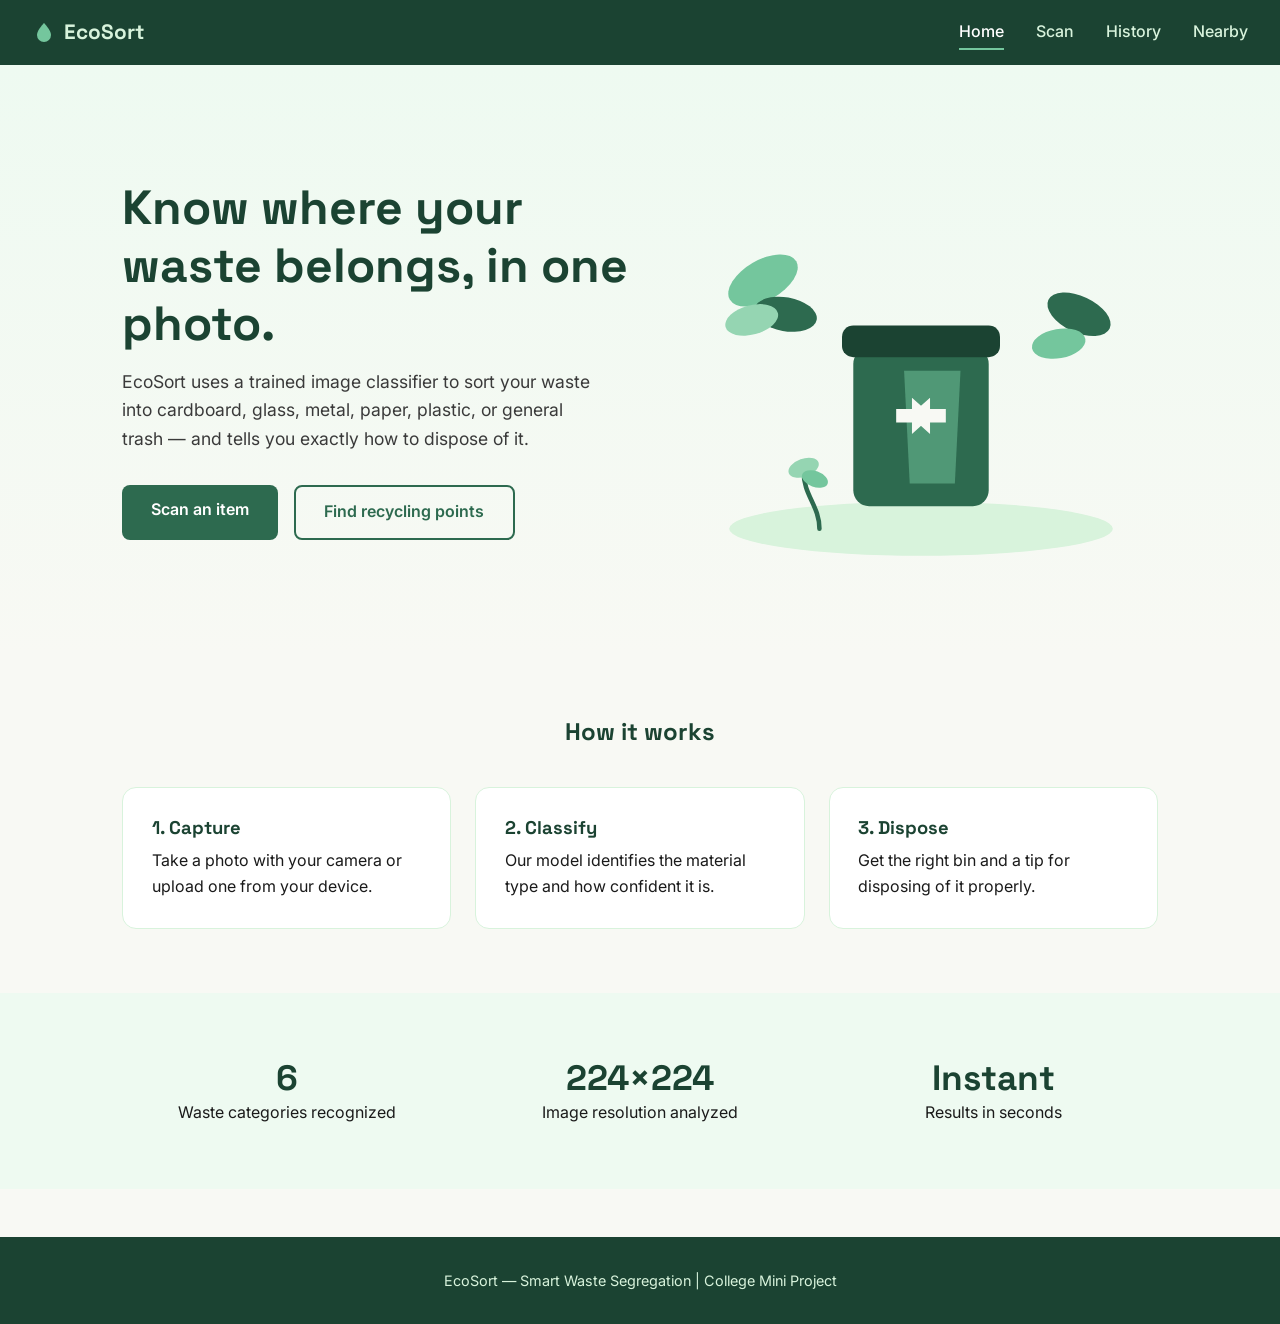
<file: frontend/index.html>
<!DOCTYPE html>
<html lang="en">
<head>
<meta charset="UTF-8">
<meta name="viewport" content="width=device-width, initial-scale=1.0">
<title>EcoSort — Smart Waste Segregation</title>
<link rel="preconnect" href="https://fonts.googleapis.com">
<link href="https://fonts.googleapis.com/css2?family=Inter:wght@400;500;600&family=Space+Grotesk:wght@500;600;700&display=swap" rel="stylesheet">
<link rel="stylesheet" href="style.css">
</head>
<body>

<nav class="navbar">
  <div class="logo">
    <svg width="24" height="24" viewBox="0 0 24 24" fill="none">
      <path d="M12 2C12 2 5 9 5 14a7 7 0 0 0 14 0c0-5-7-12-7-12z" fill="#74c69d"/>
    </svg>
    EcoSort
  </div>
  <button class="nav-toggle" id="navToggle">☰</button>
  <ul class="nav-links" id="navLinks">
    <li><a href="index.html" class="active">Home</a></li>
    <li><a href="scan.html">Scan</a></li>
    <li><a href="history.html">History</a></li>
    <li><a href="nearby.html">Nearby</a></li>
  </ul>
</nav>

<section class="hero">
  <div class="container">
    <div class="hero-text">
      <h1>Know where your waste belongs, in one photo.</h1>
      <p>EcoSort uses a trained image classifier to sort your waste into cardboard, glass, metal, paper, plastic, or general trash — and tells you exactly how to dispose of it.</p>
      <div class="hero-actions">
        <a href="scan.html" class="btn btn-primary">Scan an item</a>
        <a href="nearby.html" class="btn btn-outline">Find recycling points</a>
      </div>
    </div>
    <div class="hero-visual">
      <svg viewBox="0 0 420 380" xmlns="http://www.w3.org/2000/svg">
        <!-- Ground blob -->
        <ellipse cx="210" cy="340" rx="170" ry="24" fill="#d8f3dc"/>
        <!-- Recycling bin -->
        <rect x="150" y="180" width="120" height="140" rx="14" fill="#2d6a4f"/>
        <rect x="140" y="160" width="140" height="28" rx="10" fill="#1b4332"/>
        <path d="M195 200 L245 200 L240 300 L200 300 Z" fill="#74c69d" opacity="0.5"/>
        <!-- Recycling arrows symbol -->
        <g transform="translate(210,240)">
          <path d="M-22 -6 L-8 -6 L-8 -16 L10 0 L-8 16 L-8 6 L-22 6 Z" fill="#f8f9f4"/>
          <path d="M22 6 L8 6 L8 16 L-10 0 L8 -16 L8 -6 L22 -6 Z" fill="#f8f9f4"/>
        </g>
        <!-- Leaves cluster left -->
        <g transform="translate(70,120)">
          <ellipse cx="0" cy="0" rx="34" ry="18" fill="#74c69d" transform="rotate(-30)"/>
          <ellipse cx="20" cy="30" rx="28" ry="15" fill="#2d6a4f" transform="rotate(10 20 30)"/>
          <ellipse cx="-10" cy="35" rx="24" ry="13" fill="#95d5b2" transform="rotate(-15 -10 35)"/>
        </g>
        <!-- Leaves cluster right -->
        <g transform="translate(350,150)">
          <ellipse cx="0" cy="0" rx="30" ry="16" fill="#2d6a4f" transform="rotate(25)"/>
          <ellipse cx="-18" cy="26" rx="24" ry="13" fill="#74c69d" transform="rotate(-10 -18 26)"/>
        </g>
        <!-- Small sprout beside bin -->
        <g transform="translate(120,300)">
          <path d="M0 40 C0 20 -14 10 -14 -10" stroke="#2d6a4f" stroke-width="4" fill="none" stroke-linecap="round"/>
          <ellipse cx="-14" cy="-14" rx="14" ry="8" fill="#95d5b2" transform="rotate(-20 -14 -14)"/>
          <ellipse cx="-4" cy="-4" rx="12" ry="7" fill="#74c69d" transform="rotate(20 -4 -4)"/>
        </g>
      </svg>
    </div>
  </div>
</section>

<section>
  <div class="container">
    <h2 style="text-align:center; margin-bottom: 2.5rem;">How it works</h2>
    <div class="grid-3">
      <div class="card">
        <h3 style="font-size:1.15rem; margin-bottom:0.6rem;">1. Capture</h3>
        <p>Take a photo with your camera or upload one from your device.</p>
      </div>
      <div class="card">
        <h3 style="font-size:1.15rem; margin-bottom:0.6rem;">2. Classify</h3>
        <p>Our model identifies the material type and how confident it is.</p>
      </div>
      <div class="card">
        <h3 style="font-size:1.15rem; margin-bottom:0.6rem;">3. Dispose</h3>
        <p>Get the right bin and a tip for disposing of it properly.</p>
      </div>
    </div>
  </div>
</section>

<section style="background: var(--mint-soft);">
  <div class="container grid-3" style="text-align:center;">
    <div>
      <h2 style="font-size:2.2rem;">6</h2>
      <p>Waste categories recognized</p>
    </div>
    <div>
      <h2 style="font-size:2.2rem;">224×224</h2>
      <p>Image resolution analyzed</p>
    </div>
    <div>
      <h2 style="font-size:2.2rem;">Instant</h2>
      <p>Results in seconds</p>
    </div>
  </div>
</section>

<footer>
  <p>EcoSort — Smart Waste Segregation | College Mini Project</p>
</footer>

<script>
  document.getElementById('navToggle').addEventListener('click', () => {
    document.getElementById('navLinks').classList.toggle('open');
  });
</script>

</body>
</html>
</file>
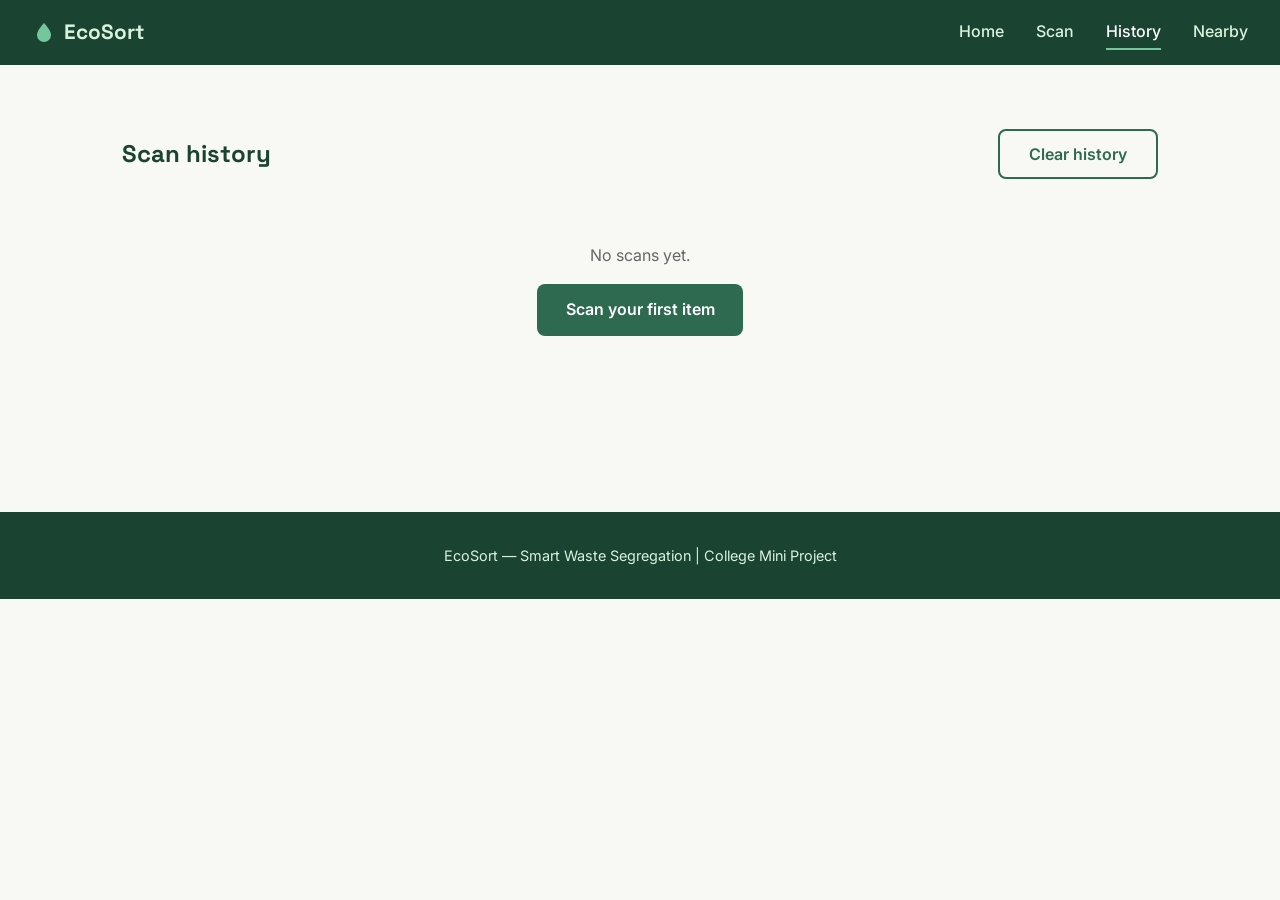
<file: frontend/history.html>
<!DOCTYPE html>
<html lang="en">
<head>
<meta charset="UTF-8">
<meta name="viewport" content="width=device-width, initial-scale=1.0">
<title>History — EcoSort</title>
<link rel="preconnect" href="https://fonts.googleapis.com">
<link href="https://fonts.googleapis.com/css2?family=Inter:wght@400;500;600&family=Space+Grotesk:wght@500;600;700&display=swap" rel="stylesheet">
<link rel="stylesheet" href="style.css">
<style>
  .history-grid { display: grid; grid-template-columns: repeat(auto-fill, minmax(240px, 1fr)); gap: 1.5rem; margin-top: 1.5rem; }
  .hist-card img { width: 100%; height: 150px; object-fit: cover; border-radius: 10px; margin-bottom: 0.8rem; }
  .hist-badge { display:inline-block; background: var(--mint); color: var(--forest); padding: 0.25rem 0.7rem; border-radius: 16px; font-size: 0.8rem; font-weight: 600; margin-bottom: 0.5rem; }
  .hist-meta { font-size: 0.82rem; color: #666; margin-top: 0.4rem; }
  .empty-state { text-align: center; padding: 4rem 1rem; color: #666; }
  .top-actions { display:flex; justify-content: space-between; align-items:center; flex-wrap: wrap; gap: 1rem; }
</style>
</head>
<body>

<nav class="navbar">
  <div class="logo">
    <svg width="24" height="24" viewBox="0 0 24 24" fill="none"><path d="M12 2C12 2 5 9 5 14a7 7 0 0 0 14 0c0-5-7-12-7-12z" fill="#74c69d"/></svg>
    EcoSort
  </div>
  <button class="nav-toggle" id="navToggle">☰</button>
  <ul class="nav-links" id="navLinks">
    <li><a href="index.html">Home</a></li>
    <li><a href="scan.html">Scan</a></li>
    <li><a href="history.html" class="active">History</a></li>
    <li><a href="nearby.html">Nearby</a></li>
  </ul>
</nav>

<section>
  <div class="container">
    <div class="top-actions">
      <h1>Scan history</h1>
      <button class="btn btn-outline" id="clearBtn">Clear history</button>
    </div>
    <div id="historyContainer"></div>
  </div>
</section>

<footer><p>EcoSort — Smart Waste Segregation | College Mini Project</p></footer>

<script>
document.getElementById('navToggle').addEventListener('click', () => {
  document.getElementById('navLinks').classList.toggle('open');
});

function loadHistory() {
  const container = document.getElementById('historyContainer');
  const history = JSON.parse(localStorage.getItem('ecosort_history') || '[]');

  if (history.length === 0) {
    container.innerHTML = `
      <div class="empty-state">
        <p>No scans yet.</p>
        <p><a href="scan.html" class="btn btn-primary" style="margin-top:1rem; display:inline-block;">Scan your first item</a></p>
      </div>`;
    return;
  }

  const grid = document.createElement('div');
  grid.className = 'history-grid';

  history.forEach((item) => {
    const card = document.createElement('div');
    card.className = 'card hist-card';
    const date = new Date(item.timestamp);
    card.innerHTML = `
      <img src="${item.image}" alt="${item.class}">
      <span class="hist-badge">${item.class.toUpperCase()}</span>
      <p>${Math.round(item.confidence * 100)}% confidence</p>
      <p class="hist-meta">${item.bin}</p>
      <p class="hist-meta">${date.toLocaleDateString()} ${date.toLocaleTimeString([], {hour:'2-digit', minute:'2-digit'})}</p>
    `;
    grid.appendChild(card);
  });

  container.innerHTML = '';
  container.appendChild(grid);
}

document.getElementById('clearBtn').addEventListener('click', () => {
  if (confirm('Clear all scan history? This cannot be undone.')) {
    localStorage.removeItem('ecosort_history');
    loadHistory();
  }
});

loadHistory();
</script>

</body>
</html>
</file>
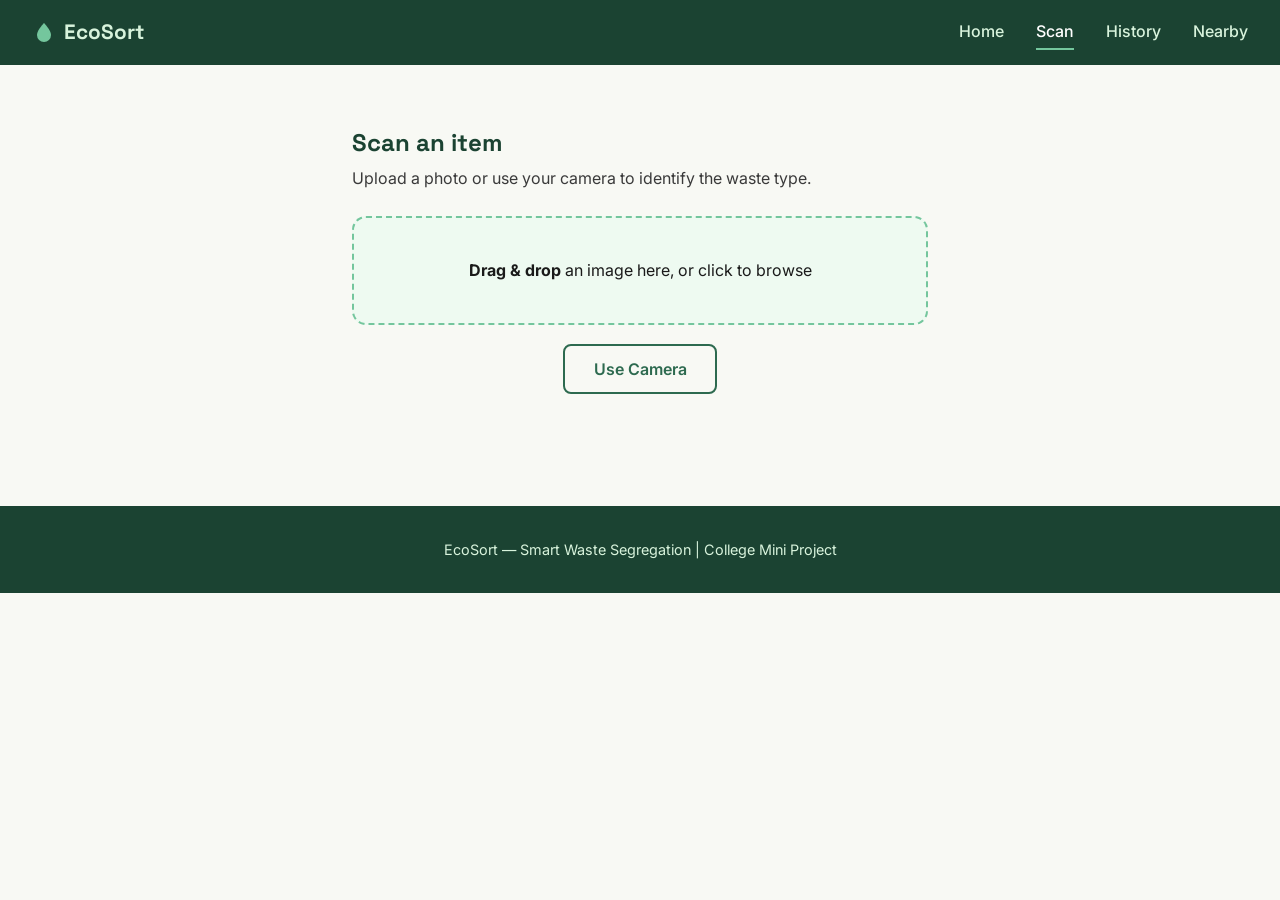
<file: frontend/scan.html>
<!DOCTYPE html>
<html lang="en">
<head>
<meta charset="UTF-8">
<meta name="viewport" content="width=device-width, initial-scale=1.0">
<title>Scan — EcoSort</title>
<link rel="preconnect" href="https://fonts.googleapis.com">
<link href="https://fonts.googleapis.com/css2?family=Inter:wght@400;500;600&family=Space+Grotesk:wght@500;600;700&display=swap" rel="stylesheet">
<link rel="stylesheet" href="style.css">
<style>
  .scan-wrap { max-width: 640px; margin: 0 auto; }
  .drop-zone {
    border: 2px dashed var(--sage);
    border-radius: 14px;
    padding: 2.5rem;
    text-align: center;
    background: var(--mint-soft);
    cursor: pointer;
    transition: background 0.2s ease;
  }
  .drop-zone.dragover { background: var(--mint); }
  .scan-actions { display: flex; gap: 1rem; justify-content: center; margin-top: 1.2rem; flex-wrap: wrap; }
  #previewImg { max-height: 320px; border-radius: 12px; margin: 1.5rem auto; border: 1px solid var(--mint); }
  #videoPreview { max-height: 320px; border-radius: 12px; margin: 1rem auto; display: none; }
  .result-card { margin-top: 2rem; display: none; }
  .conf-bar-bg { background: var(--mint); border-radius: 8px; height: 14px; overflow: hidden; margin: 0.4rem 0 1.2rem; }
  .conf-bar-fill { background: var(--moss); height: 100%; border-radius: 8px; transition: width 0.4s ease; }
  .prob-row { display: flex; justify-content: space-between; font-size: 0.9rem; padding: 0.3rem 0; border-bottom: 1px solid var(--mint); }
  .badge { display: inline-block; background: var(--mint); color: var(--forest); padding: 0.3rem 0.8rem; border-radius: 20px; font-weight: 600; font-size: 0.85rem; }
  .loader { display:none; text-align:center; padding: 1.5rem; color: var(--moss); font-weight: 600; }
  .error-msg { display:none; background:#fde2e2; color:#9b1c1c; padding: 0.9rem 1.2rem; border-radius: 10px; margin-top: 1rem; }
</style>
</head>
<body>

<nav class="navbar">
  <div class="logo">
    <svg width="24" height="24" viewBox="0 0 24 24" fill="none"><path d="M12 2C12 2 5 9 5 14a7 7 0 0 0 14 0c0-5-7-12-7-12z" fill="#74c69d"/></svg>
    EcoSort
  </div>
  <button class="nav-toggle" id="navToggle">☰</button>
  <ul class="nav-links" id="navLinks">
    <li><a href="index.html">Home</a></li>
    <li><a href="scan.html" class="active">Scan</a></li>
    <li><a href="history.html">History</a></li>
    <li><a href="nearby.html">Nearby</a></li>
  </ul>
</nav>

<section>
  <div class="container scan-wrap">
    <h1 style="margin-bottom:0.5rem;">Scan an item</h1>
    <p style="margin-bottom:1.5rem; color:#3a3a3a;">Upload a photo or use your camera to identify the waste type.</p>

    <div class="drop-zone" id="dropZone">
      <p><strong>Drag & drop</strong> an image here, or click to browse</p>
      <input type="file" id="fileInput" accept="image/*" hidden>
    </div>

    <video id="videoPreview" autoplay playsinline></video>
    <canvas id="captureCanvas" hidden></canvas>

    <div class="scan-actions">
      <button class="btn btn-outline" id="cameraBtn">Use Camera</button>
      <button class="btn btn-primary" id="captureBtn" style="display:none;">Capture Photo</button>
    </div>

    <img id="previewImg" style="display:none;">

    <div class="scan-actions" id="submitActions" style="display:none;">
      <button class="btn btn-primary" id="submitBtn">Identify Waste</button>
      <button class="btn btn-outline" id="resetBtn">Reset</button>
    </div>

    <div class="loader" id="loader">Analyzing image...</div>
    <div class="error-msg" id="errorMsg"></div>

    <div class="card result-card" id="resultCard">
      <span class="badge" id="resultBadge"></span>
      <h3 style="margin-top:0.8rem;">Confidence</h3>
      <div class="conf-bar-bg"><div class="conf-bar-fill" id="confBar" style="width:0%;"></div></div>
      <p id="confText" style="margin-bottom:1rem; font-weight:600;"></p>

      <h3 style="margin-bottom:0.5rem;">Disposal guidance</h3>
      <p><strong>Bin:</strong> <span id="binText"></span></p>
      <p style="margin-bottom:1rem;"><strong>Tip:</strong> <span id="tipText"></span></p>

      <h3 style="margin-bottom:0.5rem;">Full breakdown</h3>
      <div id="probList"></div>
    </div>
  </div>
</section>

<footer><p>EcoSort — Smart Waste Segregation | College Mini Project</p></footer>

<script>
document.getElementById('navToggle').addEventListener('click', () => {
  document.getElementById('navLinks').classList.toggle('open');
});

const API_URL = "http://127.0.0.1:5000/predict";

const dropZone = document.getElementById('dropZone');
const fileInput = document.getElementById('fileInput');
const previewImg = document.getElementById('previewImg');
const submitActions = document.getElementById('submitActions');
const submitBtn = document.getElementById('submitBtn');
const resetBtn = document.getElementById('resetBtn');
const cameraBtn = document.getElementById('cameraBtn');
const captureBtn = document.getElementById('captureBtn');
const videoPreview = document.getElementById('videoPreview');
const captureCanvas = document.getElementById('captureCanvas');
const loader = document.getElementById('loader');
const errorMsg = document.getElementById('errorMsg');
const resultCard = document.getElementById('resultCard');

let currentBlob = null;
let stream = null;

// --- Drag & drop / click upload ---
dropZone.addEventListener('click', () => fileInput.click());
dropZone.addEventListener('dragover', (e) => { e.preventDefault(); dropZone.classList.add('dragover'); });
dropZone.addEventListener('dragleave', () => dropZone.classList.remove('dragover'));
dropZone.addEventListener('drop', (e) => {
  e.preventDefault();
  dropZone.classList.remove('dragover');
  if (e.dataTransfer.files.length) handleFile(e.dataTransfer.files[0]);
});
fileInput.addEventListener('change', (e) => {
  if (e.target.files.length) handleFile(e.target.files[0]);
});

function handleFile(file) {
  if (!file.type.startsWith('image/')) return showError('Please select a valid image file.');
  currentBlob = file;
  const url = URL.createObjectURL(file);
  previewImg.src = url;
  previewImg.style.display = 'block';
  submitActions.style.display = 'flex';
  resultCard.style.display = 'none';
  errorMsg.style.display = 'none';
}

// --- Camera ---
cameraBtn.addEventListener('click', async () => {
  try {
    stream = await navigator.mediaDevices.getUserMedia({ video: { facingMode: 'environment' } });
    videoPreview.srcObject = stream;
    videoPreview.style.display = 'block';
    captureBtn.style.display = 'inline-block';
    cameraBtn.style.display = 'none';
    dropZone.style.display = 'none';
  } catch (err) {
    showError('Camera access denied or unavailable. Try uploading an image instead.');
  }
});

captureBtn.addEventListener('click', () => {
  const ctx = captureCanvas.getContext('2d');
  captureCanvas.width = videoPreview.videoWidth;
  captureCanvas.height = videoPreview.videoHeight;
  ctx.drawImage(videoPreview, 0, 0);
  captureCanvas.toBlob((blob) => {
    currentBlob = blob;
    previewImg.src = URL.createObjectURL(blob);
    previewImg.style.display = 'block';
    submitActions.style.display = 'flex';
    stopCamera();
  }, 'image/jpeg', 0.9);
});

function stopCamera() {
  if (stream) stream.getTracks().forEach(t => t.stop());
  videoPreview.style.display = 'none';
  captureBtn.style.display = 'none';
  cameraBtn.style.display = 'inline-block';
  dropZone.style.display = 'block';
}

// --- Submit to backend ---
submitBtn.addEventListener('click', async () => {
  if (!currentBlob) return;
  loader.style.display = 'block';
  resultCard.style.display = 'none';
  errorMsg.style.display = 'none';

  const formData = new FormData();
  formData.append('image', currentBlob, 'scan.jpg');

  try {
    const res = await fetch(API_URL, { method: 'POST', body: formData });
    const data = await res.json();
    loader.style.display = 'none';

    if (!res.ok || !data.success) {
      return showError(data.error || 'Prediction failed. Please try again.');
    }
    renderResult(data);
    saveToHistory(data, previewImg.src);
  } catch (err) {
    loader.style.display = 'none';
    showError('Could not reach the server. Make sure the backend is running on port 5000.');
  }
});

function renderResult(data) {
  document.getElementById('resultBadge').textContent = data.predicted_class.toUpperCase();
  const pct = Math.round(data.confidence * 100);
  document.getElementById('confBar').style.width = pct + '%';
  document.getElementById('confText').textContent = pct + '% confident';
  document.getElementById('binText').textContent = data.disposal.bin || '—';
  document.getElementById('tipText').textContent = data.disposal.tip || '—';

  const probList = document.getElementById('probList');
  probList.innerHTML = '';
  Object.entries(data.probabilities)
    .sort((a, b) => b[1] - a[1])
    .forEach(([label, val]) => {
      const row = document.createElement('div');
      row.className = 'prob-row';
      row.innerHTML = `<span>${label}</span><span>${Math.round(val * 100)}%</span>`;
      probList.appendChild(row);
    });

  resultCard.style.display = 'block';
}

function showError(msg) {
  errorMsg.textContent = msg;
  errorMsg.style.display = 'block';
}

// --- Save to localStorage history ---
function saveToHistory(data, imageDataUrl) {
  const history = JSON.parse(localStorage.getItem('ecosort_history') || '[]');
  history.unshift({
    class: data.predicted_class,
    confidence: data.confidence,
    bin: data.disposal.bin,
    tip: data.disposal.tip,
    image: imageDataUrl,
    timestamp: new Date().toISOString()
  });
  localStorage.setItem('ecosort_history', JSON.stringify(history.slice(0, 50)));
}

resetBtn.addEventListener('click', () => {
  currentBlob = null;
  previewImg.style.display = 'none';
  submitActions.style.display = 'none';
  resultCard.style.display = 'none';
  errorMsg.style.display = 'none';
  fileInput.value = '';
});
</script>

</body>
</html>
</file>
<file: frontend/style.css>
/* ===== Reset & Base ===== */
* { margin: 0; padding: 0; box-sizing: border-box; }

:root {
  --forest: #1b4332;
  --moss: #2d6a4f;
  --sage: #74c69d;
  --mint: #d8f3dc;
  --mint-soft: #eefaf1;
  --offwhite: #f8f9f4;
  --charcoal: #1a1a1a;
  --soil: #6f4e37;
}

body {
  font-family: 'Inter', sans-serif;
  background: var(--offwhite);
  color: var(--charcoal);
  line-height: 1.6;
}

h1, h2, h3 {
  font-family: 'Space Grotesk', sans-serif;
  color: var(--forest);
  line-height: 1.2;
}

a { text-decoration: none; color: inherit; }
ul { list-style: none; }
img, svg { max-width: 100%; display: block; }

/* ===== Navbar ===== */
.navbar {
  background: var(--forest);
  padding: 1rem 2rem;
  display: flex;
  align-items: center;
  justify-content: space-between;
  position: sticky;
  top: 0;
  z-index: 100;
}

.navbar .logo {
  font-family: 'Space Grotesk', sans-serif;
  font-size: 1.3rem;
  font-weight: 700;
  color: var(--mint);
  display: flex;
  align-items: center;
  gap: 0.5rem;
}

.nav-links {
  display: flex;
  gap: 2rem;
}

.nav-links a {
  color: var(--mint);
  font-weight: 500;
  padding: 0.4rem 0;
  border-bottom: 2px solid transparent;
  transition: border-color 0.2s ease, color 0.2s ease;
}

.nav-links a:hover,
.nav-links a.active {
  border-bottom-color: var(--sage);
  color: #ffffff;
}

.nav-toggle {
  display: none;
  background: none;
  border: none;
  color: var(--mint);
  font-size: 1.5rem;
  cursor: pointer;
}

@media (max-width: 720px) {
  .nav-links {
    position: absolute;
    top: 100%;
    left: 0;
    right: 0;
    background: var(--forest);
    flex-direction: column;
    gap: 0;
    max-height: 0;
    overflow: hidden;
    transition: max-height 0.3s ease;
  }
  .nav-links.open {
    max-height: 300px;
  }
  .nav-links a {
    padding: 1rem 2rem;
    border-bottom: 1px solid rgba(255,255,255,0.1);
  }
  .nav-toggle { display: block; }
}

/* ===== Buttons ===== */
.btn {
  display: inline-block;
  padding: 0.8rem 1.8rem;
  border-radius: 8px;
  font-weight: 600;
  cursor: pointer;
  border: none;
  transition: transform 0.15s ease, background 0.2s ease;
  font-family: 'Inter', sans-serif;
  font-size: 1rem;
}

.btn-primary {
  background: var(--moss);
  color: #ffffff;
}
.btn-primary:hover { background: var(--forest); transform: translateY(-2px); }

.btn-outline {
  background: transparent;
  color: var(--moss);
  border: 2px solid var(--moss);
}
.btn-outline:hover { background: var(--mint-soft); }

/* ===== Layout helpers ===== */
.container {
  max-width: 1100px;
  margin: 0 auto;
  padding: 0 2rem;
}

section { padding: 4rem 0; }

/* ===== Hero ===== */
.hero {
  background: linear-gradient(180deg, var(--mint-soft) 0%, var(--offwhite) 100%);
  padding: 5rem 0;
}

.hero .container {
  display: flex;
  align-items: center;
  gap: 3rem;
  flex-wrap: wrap;
}

.hero-text { flex: 1 1 420px; }
.hero-visual { flex: 1 1 380px; }

.hero-text h1 {
  font-size: clamp(2rem, 4vw, 3rem);
  margin-bottom: 1rem;
}

.hero-text p {
  font-size: 1.1rem;
  color: #3a3a3a;
  margin-bottom: 2rem;
  max-width: 480px;
}

.hero-actions { display: flex; gap: 1rem; flex-wrap: wrap; }

/* ===== Cards ===== */
.card {
  background: #ffffff;
  border: 1px solid var(--mint);
  border-radius: 14px;
  padding: 1.8rem;
}

.grid-3 {
  display: grid;
  grid-template-columns: repeat(auto-fit, minmax(220px, 1fr));
  gap: 1.5rem;
}

/* ===== Footer ===== */
footer {
  background: var(--forest);
  color: var(--mint);
  text-align: center;
  padding: 2rem;
  margin-top: 3rem;
  font-size: 0.9rem;
}
</file>
